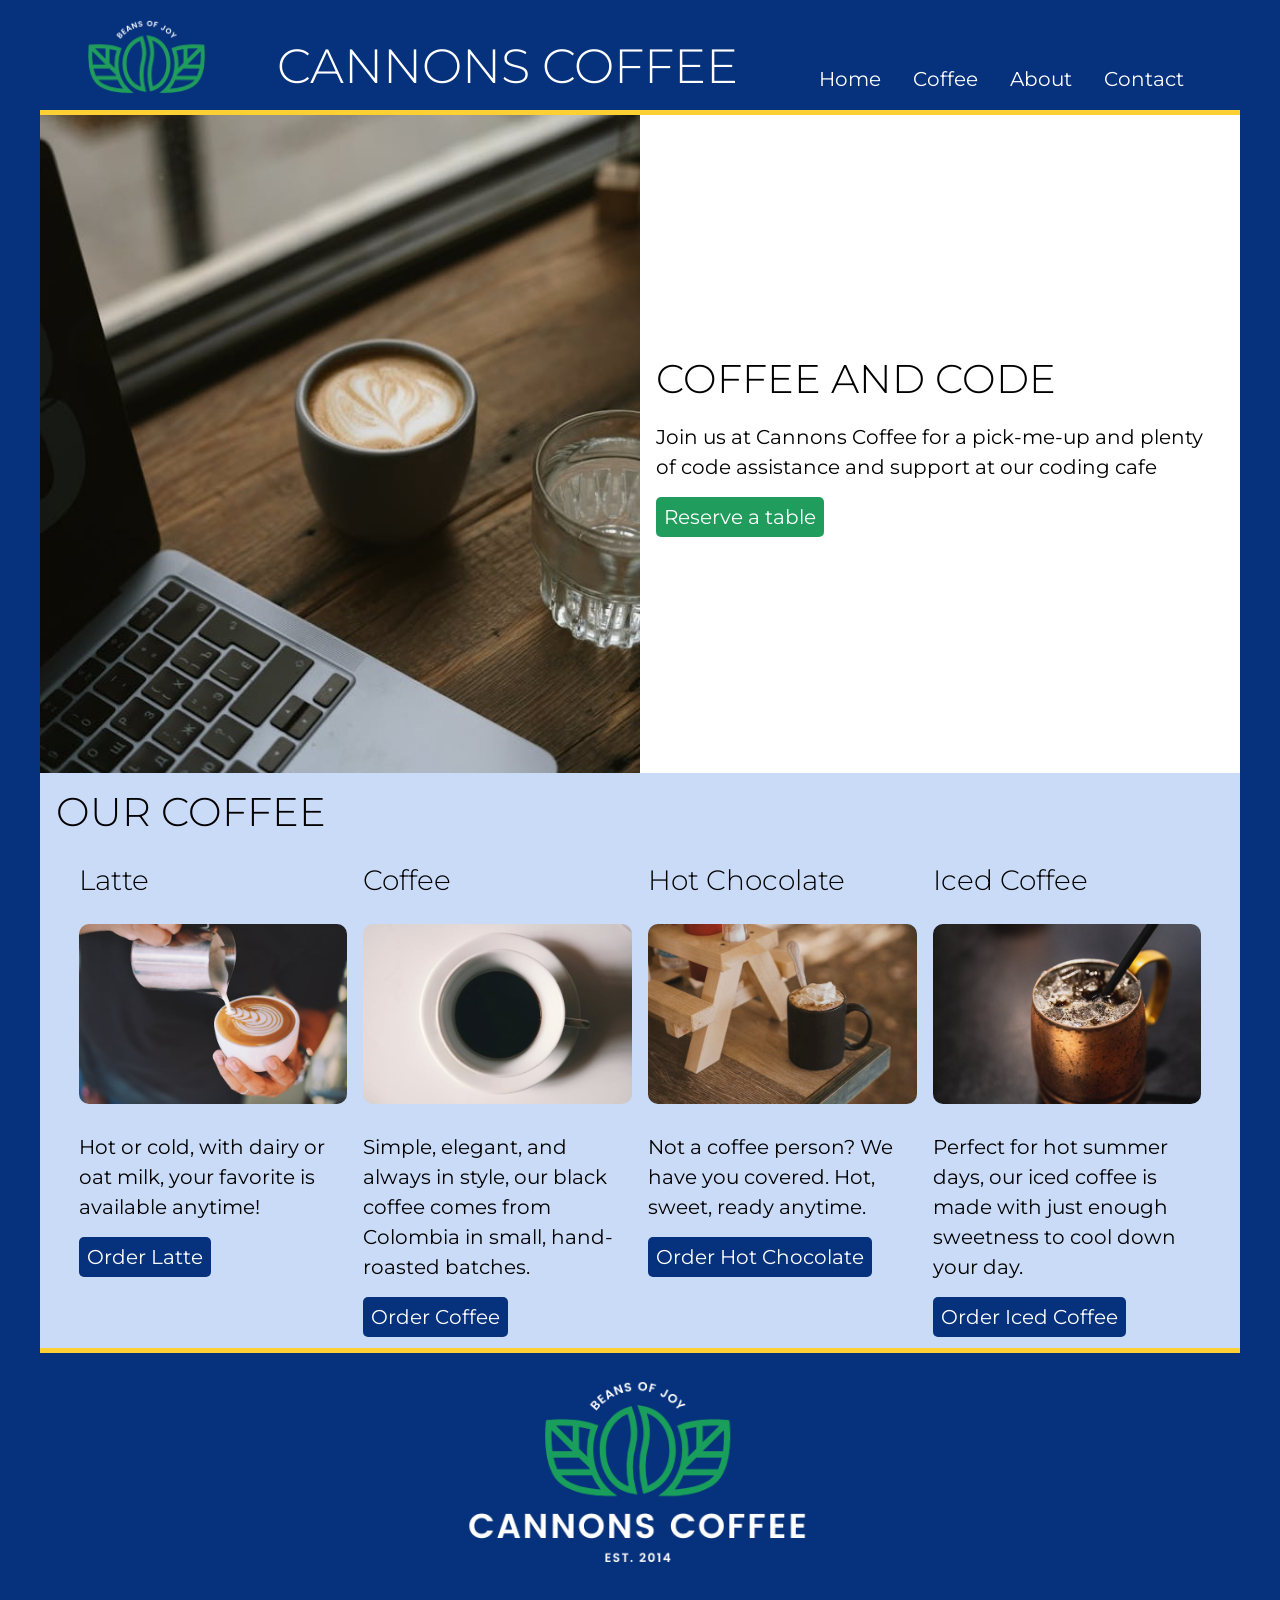
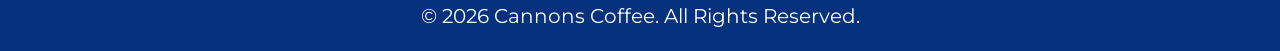
<file: index.html>
<!doctype html>
<html lang="en">
  <head>
    <meta charset="UTF-8" />
    <meta name="viewport" content="width=device-width, initial-scale=1.0" />
    <link rel="stylesheet" href="css/style.css" />
    <title>Cannons Coffee</title>
  </head>
  <body>
    <div class="container">
      <header>
        <img
          src="images/logo-nav.png"
          class="logo"
          alt="Cannons Coffee Logo, Beans of Joy"
        />
        <h1>Cannons Coffee</h1>
        <nav>
          <ul>
            <li><a href="#">Home</a></li>
            <li><a href="./latte.html">Coffee</a></li>
            <li><a href="https://biggby.com/">About</a></li>
            <li><a href="mailto:example@example.com">Contact</a></li>
          </ul>
        </nav>
      </header>

      <main>
        <img
          src="images/coffee-computer.jpg"
          alt="Laptop with a cup of coffee
        and a glass of water"
        />
        <article>
          <h2>Coffee and Code</h2>
          <p>
            Join us at Cannons Coffee for a pick-me-up and plenty of code
            assistance and support at our coding cafe
          </p>
          <a href="https://youtu.be/dQw4w9WgXcQ">Reserve a table</a>
        </article>
      </main>

      <section>
        <h2>Our Coffee</h2>

        <div class="cards">
          <div class="card">
            <h3>Latte</h3>
            <img src="images/latte.jpg" alt="Latte in a cup" />
            <p>
              Hot or cold, with dairy or oat milk, your favorite is available
              anytime!
            </p>
            <a href="https://youtu.be/dQw4w9WgXcQ" target="_blank"
              >Order Latte</a
            >
          </div>
          <div class="card">
            <h3>Coffee</h3>
            <img src="images/coffee.jpg" alt="Coffee in a cup" />
            <p>
              Simple, elegant, and always in style, our black coffee comes from
              Colombia in small, hand-roasted batches.
            </p>
            <a href="https://youtu.be/dQw4w9WgXcQ" target="_blank"
              >Order Coffee</a
            >
          </div>
          <div class="card">
            <h3>Hot Chocolate</h3>
            <img
              src="images/hotchoc.jpg"
              alt="Hot Chocolate in a cup with whipped cream"
            />
            <p>
              Not a coffee person? We have you covered. Hot, sweet, ready
              anytime.
            </p>
            <a href="https://youtu.be/dQw4w9WgXcQ" target="_blank"
              >Order Hot Chocolate</a
            >
          </div>
          <div class="card">
            <h3>Iced Coffee</h3>
            <img
              src="images/iced.jpg"
              alt="Iced coffee in a mug with a straw"
            />
            <p>
              Perfect for hot summer days, our iced coffee is made with just
              enough sweetness to cool down your day.
            </p>
            <a href="https://youtu.be/dQw4w9WgXcQ" target="_blank"
              >Order Iced Coffee</a
            >
          </div>
        </div>
      </section>

      <footer>
        <img
          src="images/logo-footer.png"
          alt="Cannons Coffee, Beans of Joy! Est. 2014"
        />
        <p>&copy; 2026 Cannons Coffee. All Rights Reserved.</p>
      </footer>
    </div>
  </body>
</html>
</file>
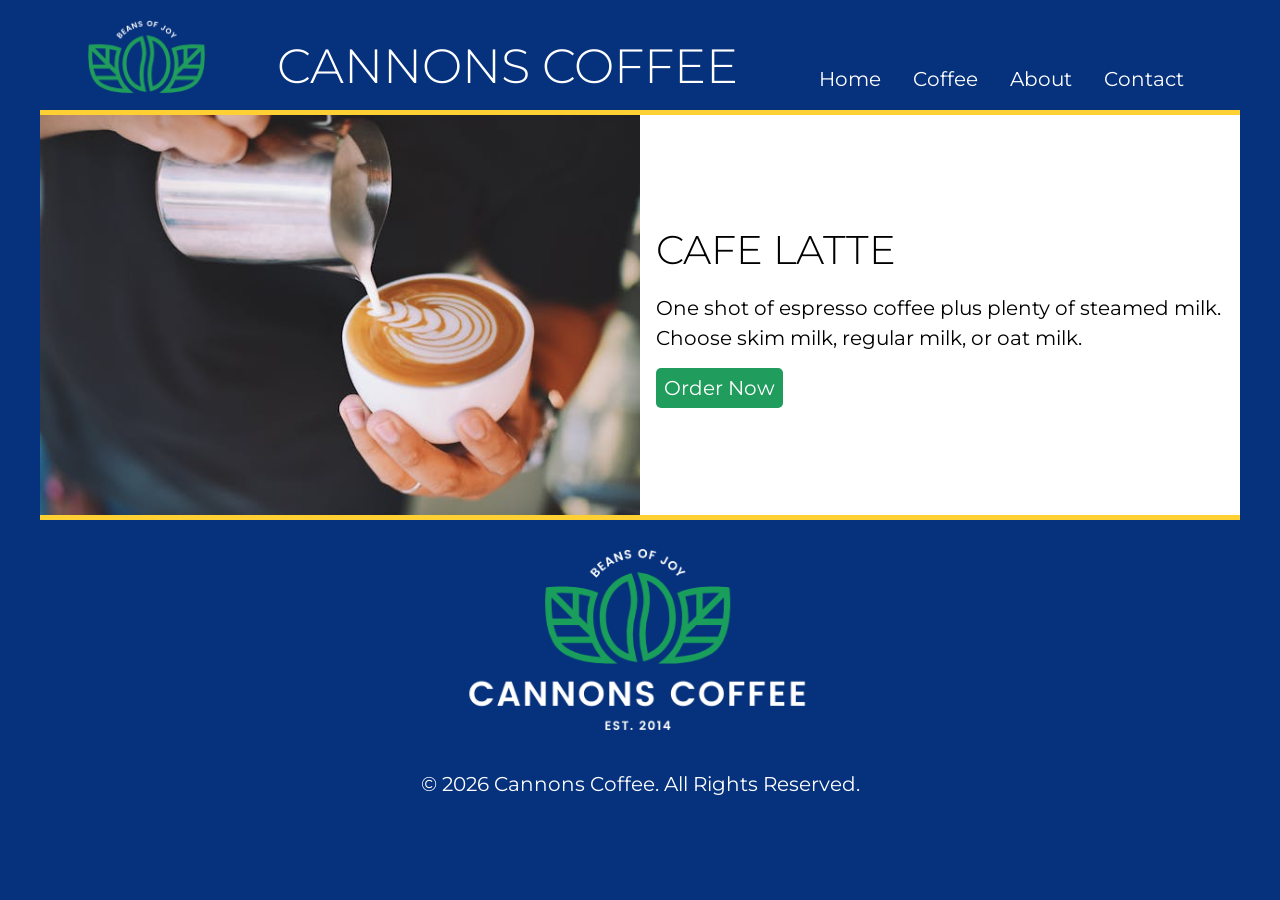
<file: latte.html>
<!doctype html>
<html lang="en">
  <head>
    <meta charset="UTF-8" />
    <meta name="viewport" content="width=device-width, initial-scale=1.0" />
    <link rel="stylesheet" href="css/style.css" />
    <title>Cafe Latte</title>
  </head>
  <body>
    <div class="container">
      <header>
        <img
          src="images/logo-nav.png"
          class="logo"
          alt="Cannons Coffee Logo, Beans of Joy"
        />
        <h1>Cannons Coffee</h1>
        <nav>
          <ul>
            <li><a href="index.html">Home</a></li>
            <li><a href="./latte.html">Coffee</a></li>
            <li><a href="https://biggby.com/">About</a></li>
            <li><a href="mailto:example@example.com">Contact</a></li>
          </ul>
        </nav>
      </header>

      <main>
        <img src="images/latte.jpg" alt="Coffee in a cup" />
        <article>
          <h2>Cafe Latte</h2>
          <p>
            One shot of espresso coffee plus plenty of steamed milk. Choose skim
            milk, regular milk, or oat milk.
          </p>
          <a href="https://youtu.be/dQw4w9WgXcQ">Order Now</a>
        </article>
      </main>

      <footer>
        <img
          src="images/logo-footer.png"
          alt="Cannons Coffee, Beans of Joy! Est. 2014"
        />
        <p>&copy; 2026 Cannons Coffee. All Rights Reserved.</p>
      </footer>
    </div>
  </body>
</html>
</file>
<file: css/style.css>
@import url("https://fonts.googleapis.com/css2?family=Montserrat:ital,wght@0,100..900;1,100..900&display=swap");

:root {
  /* Colors */
  --Black: #000000;
  --Catalina: #06327d;
  --Bluetiful: #2b70e4;
  --Vegan: #209d5c;
  --Sunglow: #ffd034;
  --White: #ffffff;
  --Light-Blue: #cadbf8;

  /*                             */
  /* Font sizes and Line Height */
  /*                           */

  --heading-line-height: 1.1667;
  --heading-font-weight: 300;

  /* h1 */
  --h1-font-size: 3rem;
  --h1-text-transform: uppercase;

  /* h2 */
  --h2-font-size: 2.5rem;
  --h2-text-transform: uppercase;

  /* h3 */
  --h3-font-size: 1.75rem;

  /* body */
  --body-font-size: 1.25rem;
  --body-line-height: 1.5;
}

html {
  box-sizing: border-box;
}

*,
*:before,
*:after {
  box-sizing: inherit;
}

body {
  color: black;
  /* background-color: #063270; */
  font-family: "Montserrat", sans-serif;
  font-size: var(--body-font-size);
  line-height: var(--body-line-height);
  margin: 0;
  background-color: var(--Catalina);
}

.container {
  max-width: 1200px;
  margin: 0 auto;
}

h1 {
  font-size: var(--h1-font-size);
  line-height: var(--heading-line-height);
  font-weight: var(--heading-font-weight);
  text-transform: var(--h1-text-transform);
  margin: var(--h1-margin);
  color: var(--White);
}

.logo {
  width: 25%;
}

h2 {
  font-size: var(--h2-font-size);
  line-height: var(--heading-line-height);
  font-weight: var(--heading-font-weight);
  text-transform: var(--h2-text-transform);
  color: var(--Black);
  margin: 0px;
}

h3 {
  font-size: var(--h3-font-size);
  line-height: var(--heading-line-height);
  font-weight: var(--heading-font-weight);
}

header {
  background-color: var(--Catalina);
  text-align: center;
  width: 100%;
  margin: 0;
  padding: 1rem;
  border-bottom: 5px solid var(--Sunglow);
}

ul {
  display: flex;
  flex-flow: row wrap;
  gap: 1rem;
  justify-content: center;
  padding: 0;
  margin: 0;
}

li {
  list-style: none;
}

img {
  width: 100%;
  margin: 0;
  padding: 0;
  border-radius: 10px;
}

a {
  border-radius: 5px;
  color: var(--White);
  text-decoration: none;
  /* background-color: var(--Vegan); */
  padding: 0.5rem;
}

main {
  margin: 0;
}

main a {
  background-color: var(--Vegan);
}

main img {
  border-radius: 0;
}

article {
  padding: 1rem;
  align-content: center;
  background-color: var(--White);
  margin: 0;
  margin-top: -1rem;
}

section {
  margin: 0;
  background-color: var(--Light-Blue);
  padding: 1rem;
}

.card {
  /* flex: 0 0 100%; */
  width: 100%;
}

.card a {
  background-color: var(--Catalina);
}

footer {
  text-align: center;
  font-size: var(--body-font-size);
  padding-top: 1rem;
  border-top: 5px solid var(--Sunglow);
}

footer img {
  width: 30%;
}

footer p {
  color: var(--White);
}

/*                */
/* Media Queries */
/*              */
@media (min-width: 650px) {
  header {
    display: flex;
    flex-flow: row wrap;
    gap: 0.5rem;
    align-items: flex-end;
    justify-content: space-around;
  }

  article {
    margin-top: 0rem;
  }

  main img {
    width: 50%;
    margin: 0;
    padding: 0;
  }

  main {
    display: flex;
  }

  .cards {
    display: flex;
    flex-wrap: wrap;
    gap: 1rem;
    margin: 0 auto;
    justify-content: center;
    /* width: 100%; */
  }

  .card {
    /* flex: 0 0 calc((100% - 20rem) / 2); */
    width: 48%;
  }
}

@media (min-width: 1000px) {
  header {
    display: flex;
    flex-flow: row wrap;
    justify-content: space-around;
    padding-left: 1rem;
    padding-right: 1rem;
  }

  header {
    display: flex;
    align-items: flex-end;
    text-align: center;
  }

  .logo {
    width: 10%;
  }

  nav {
    display: flex;
    align-items: flex-end;
  }
  .card {
    /* flex: 0 0 calc((100% - 20rem) / 2); */
    width: 23%;
  }
}
</file>
